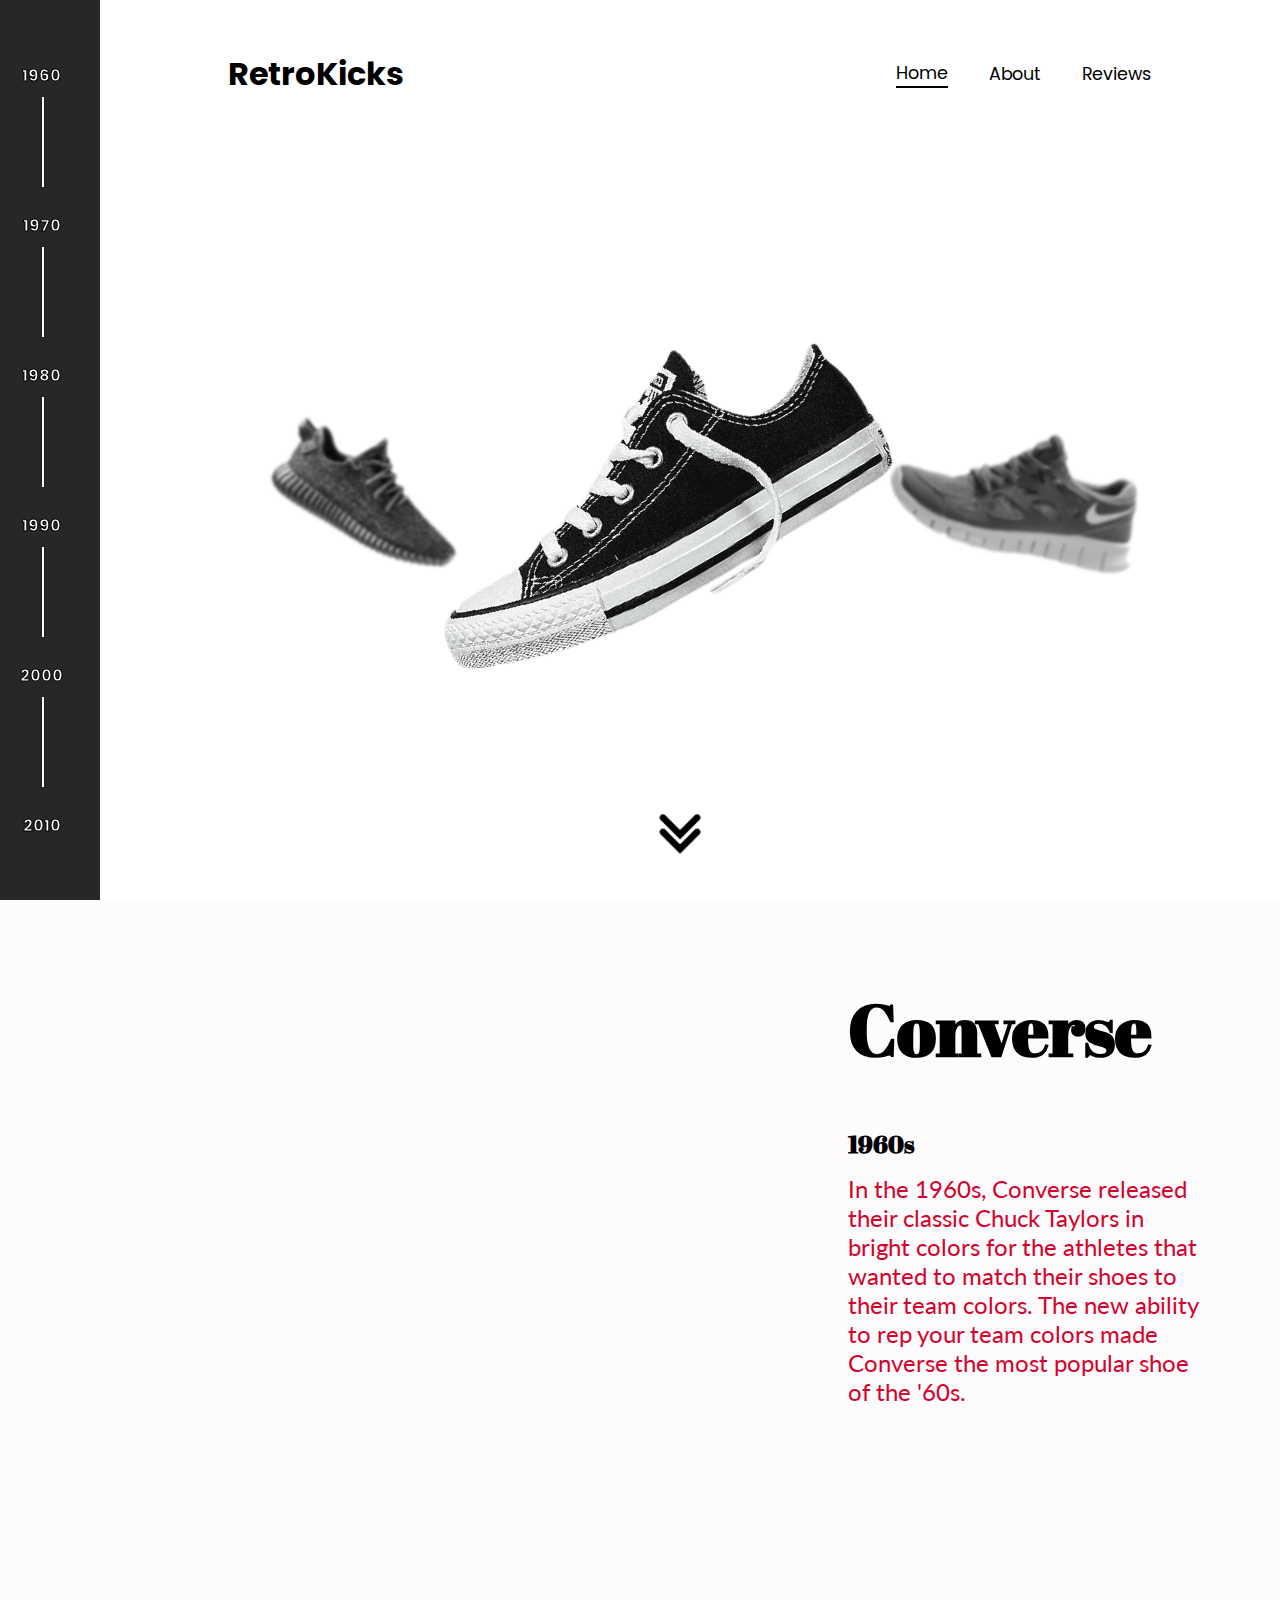
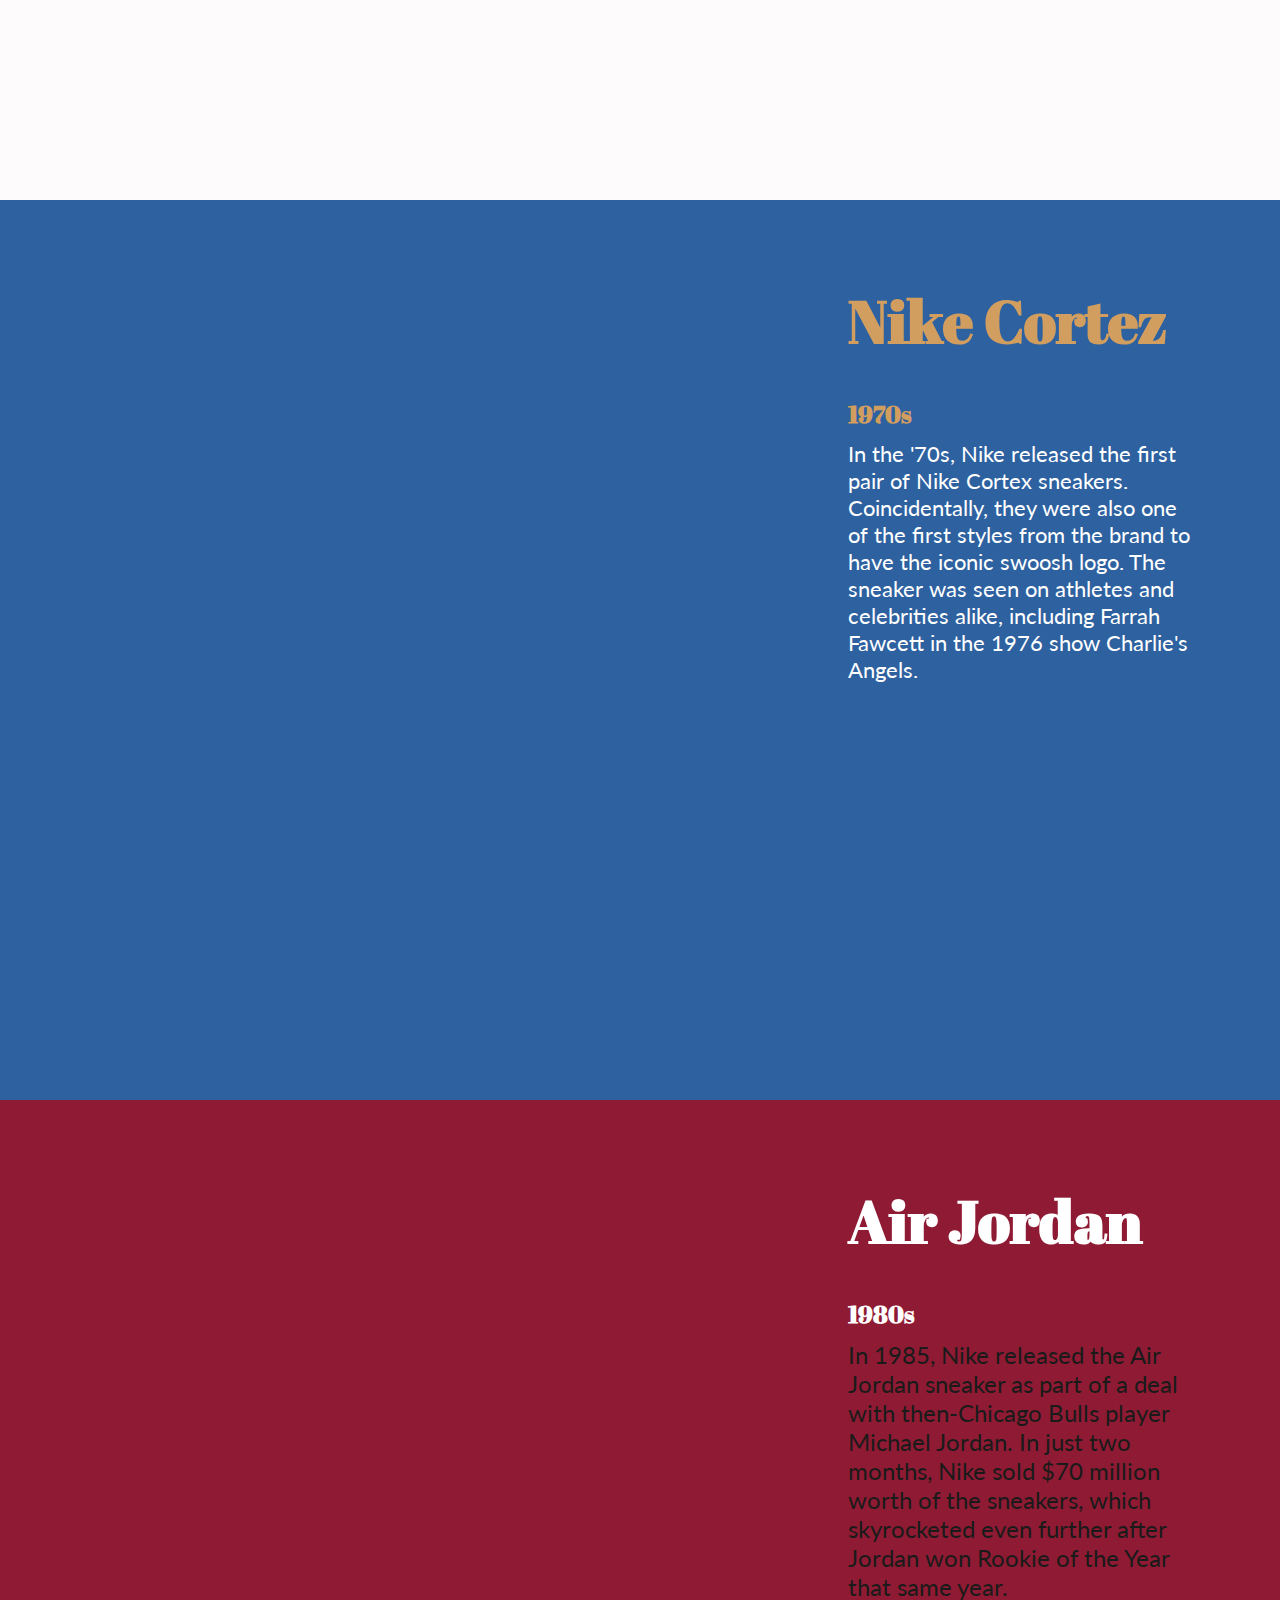
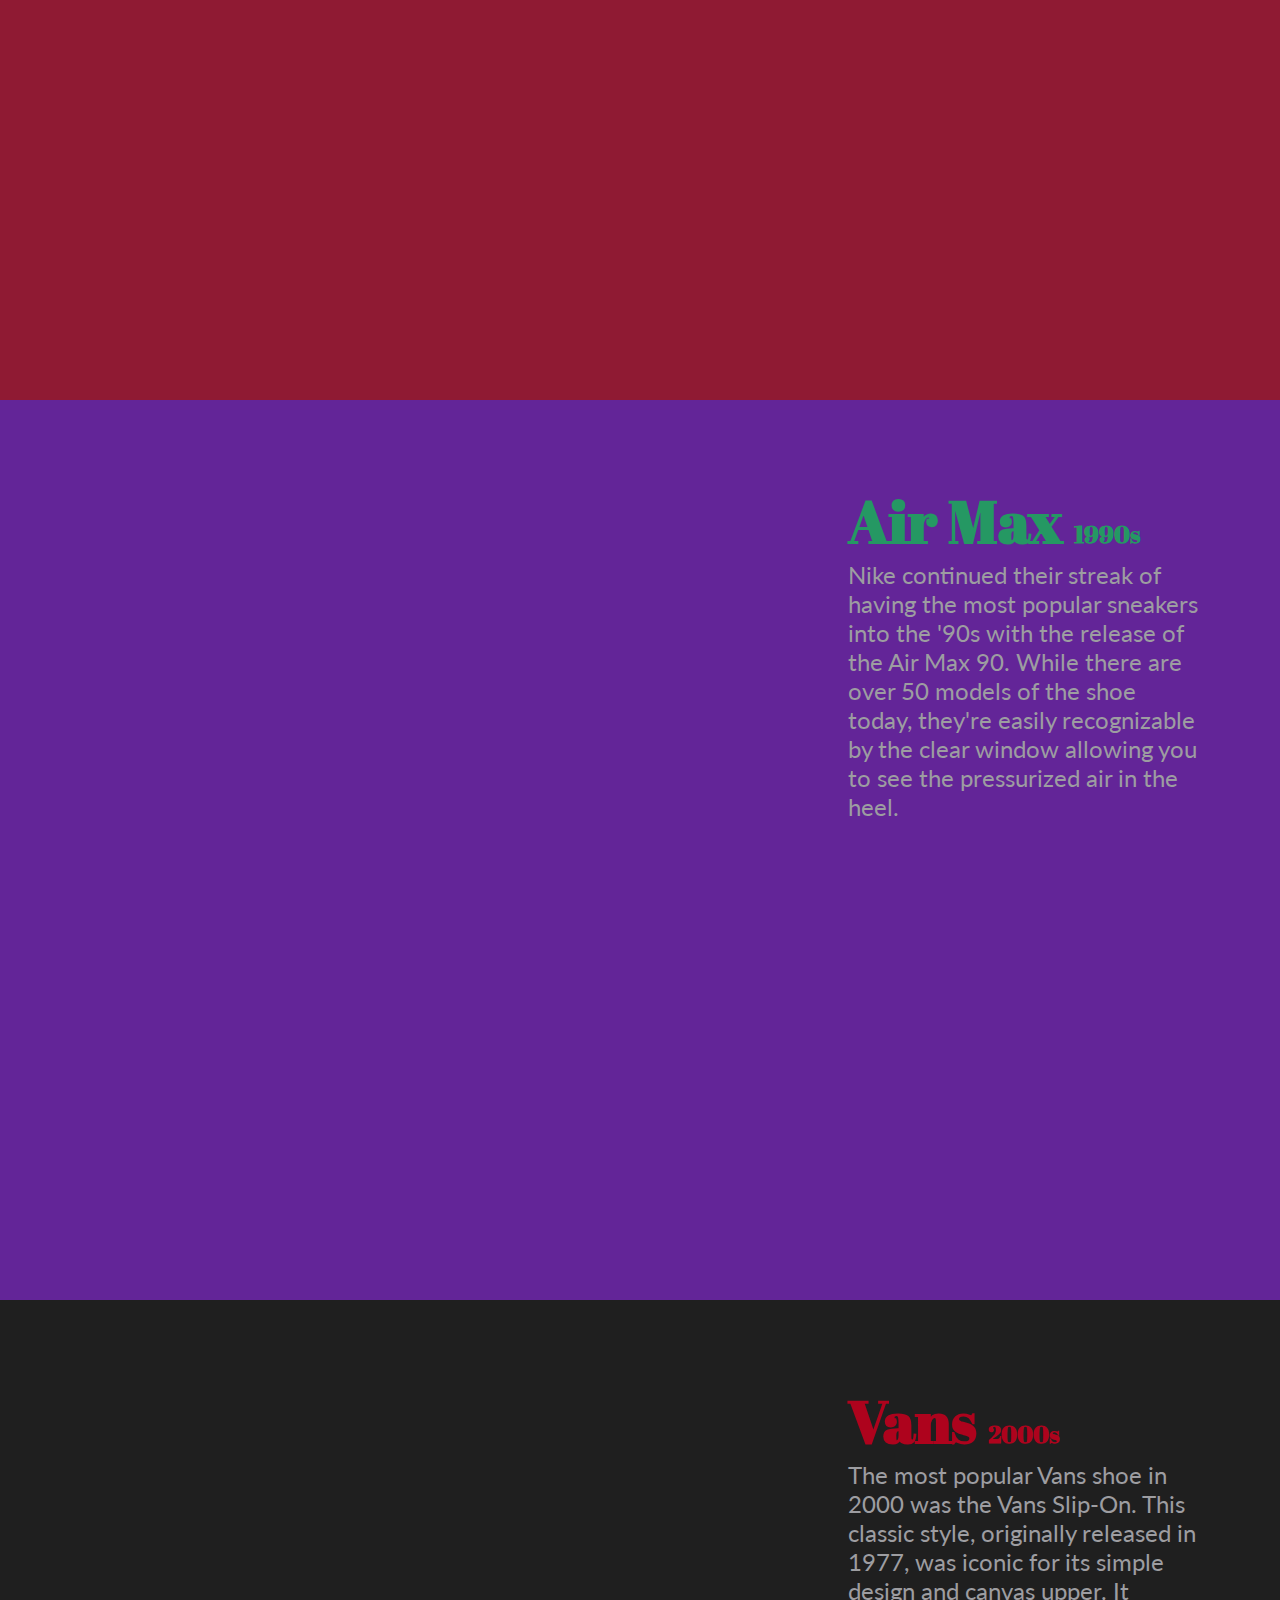
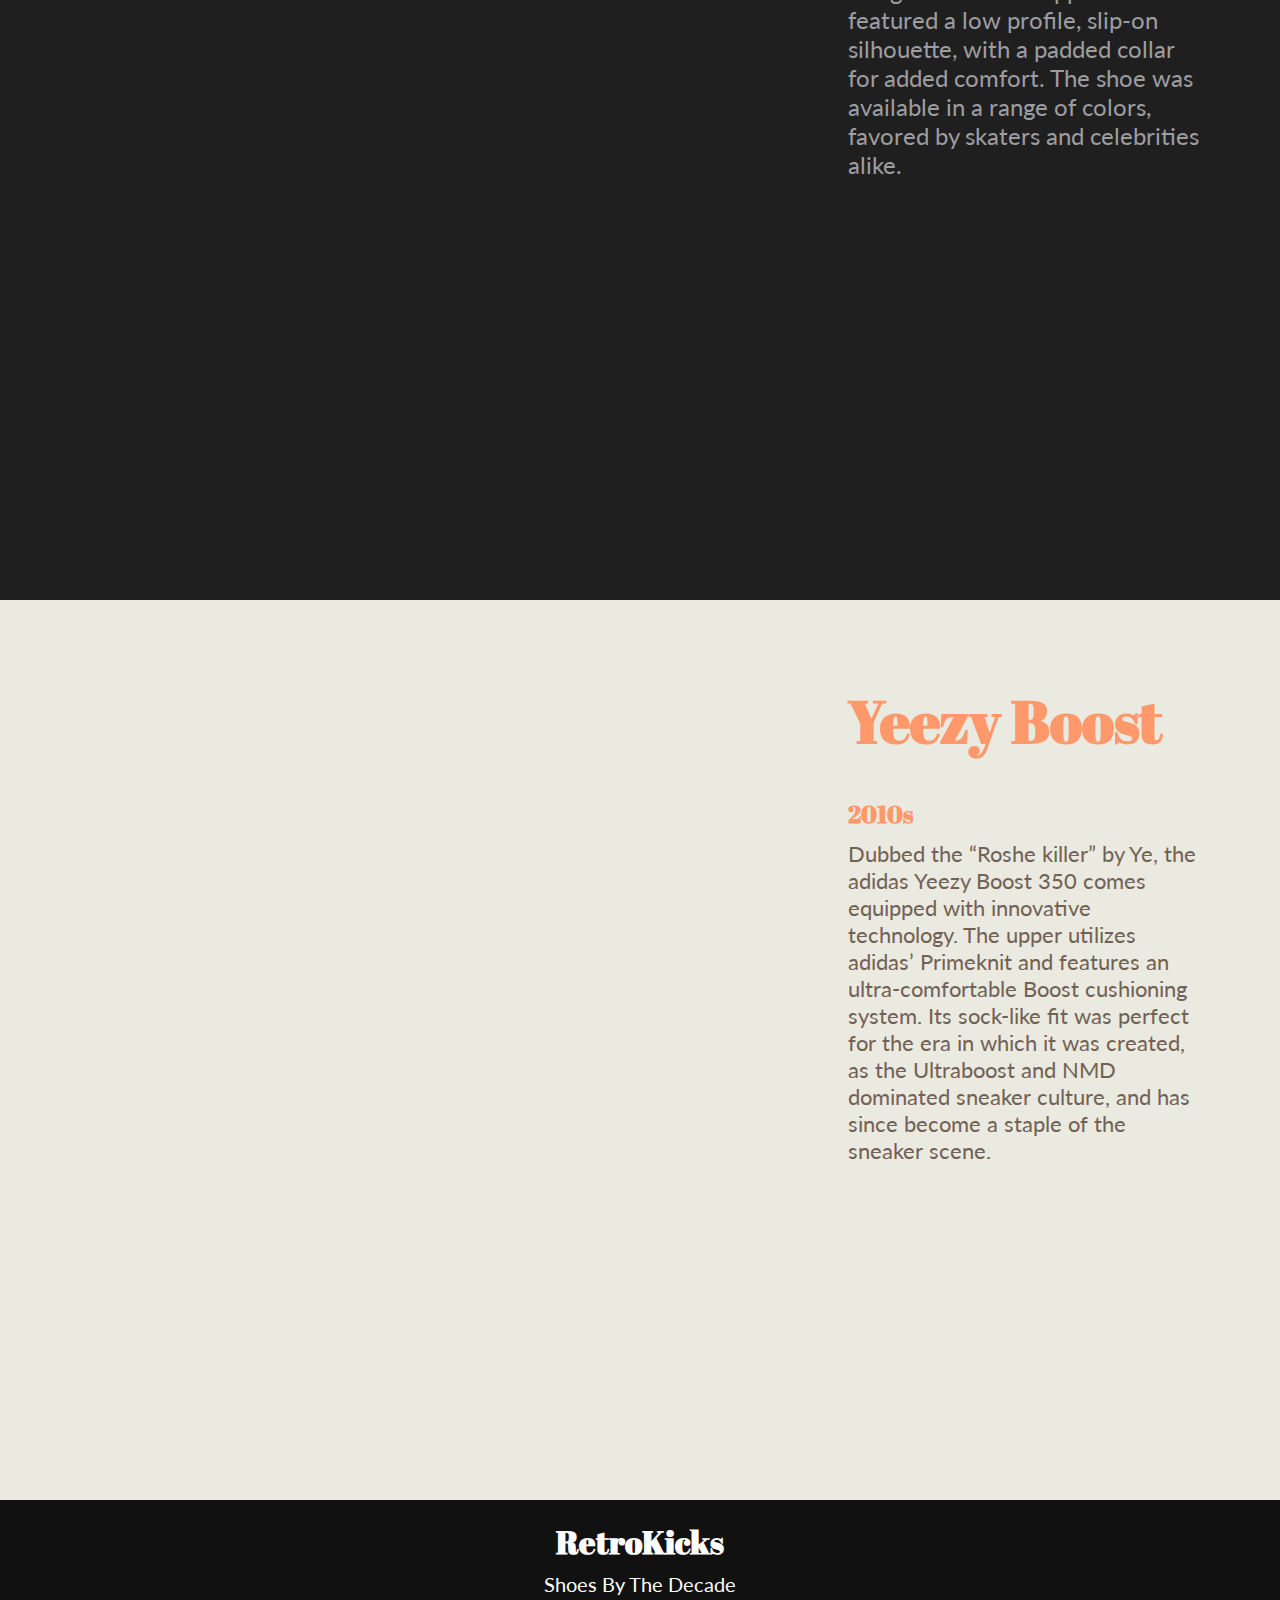
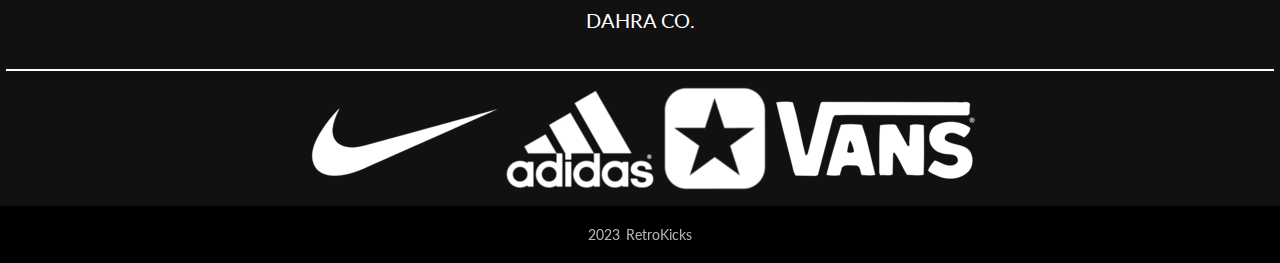
<file: index.html>
<!DOCTYPE html>
<html lang="en">

<head>
  <meta charset="UTF-8" />
  <meta name="viewport" content="width=device-width, initial-scale=1.0" />
  <link rel="apple-touch-icon" sizes="180x180" href="./Assets/favicon/apple-touch-icon.png">
  <link rel="icon" type="image/png" sizes="32x32" href="./Assets/favicon//favicon-32x32.png">
  <link rel="icon" type="image/png" sizes="16x16" href="./Assets/favicon//favicon-16x16.png">
  <link rel="manifest" href="/site.webmanifest">
  <link
    href=""
    rel="stylesheet">
  <link rel="stylesheet" href="./Styles/utilities.css" />
  <link rel="stylesheet" href="./Styles/header.css">
  <link rel="stylesheet" href="./Styles/index.css" />
  <link rel="stylesheet" href="./Styles/footer.css">
  <title>Retro Kicks</title>
</head>

<body>
  <div class="sidebar">
    <ul>
      <li><a href="#1960s">1960</a></li>
      <li><a href="#1970s">1970</a></li>
      <li><a href="#1980s">1980</a></li>
      <li><a href="#1990s">1990</a></li>
      <li><a href="#2000s">2000</a></li>
      <li><a href="#2010s">2010</a></li>
    </ul>
  </div>
  <!-- Header Section -->

  <section class="hero">
    <header>
      <h1 class="logo">RetroKicks</h1>
      <nav>
        <ul class="nav-list">
          <li class="active nav-item"><a href="index.html">Home</a></li>
          <li class="nav-item"><a href="AboutUs.html">About</a></li>
          <li class="nav-item"><a href="reviews.html">Reviews</a></li>
        </ul>
      </nav>
    </header>

    <main>
      <div class="shoes-wrapper">
        <div class=" front-layer">
          <img src="./Assets/converse.png">
        </div>
        <div class=" back-layer">
          <img src="./Assets/yeezy.png">
          <img src="./Assets/nike.png">
        </div>
      </div>

    </main>

    <img src="./Assets/mouse scroll down icon.png" alt="" class="scroll-down-img">
  </section>


  <!-- Main shoe parallax scroll section -->
  <section>
    <!-- Converse -->
    <div id="1960s" class="converse-container parallax-container">
      <div class="shoe-description-container converse-description">
        <h1 class="converse-description-header">
          Converse
          <span class="shoe-description-decade converse-description-decade">1960s</span>
        </h1>

        <p class="converse-description-paragraph">
          In the 1960s, Converse released their classic Chuck Taylors in
          bright colors for the athletes that wanted to match their shoes to
          their team colors. The new ability to rep your team colors made
          Converse the most popular shoe of the '60s.
        </p>
      </div>
    </div>

    <!-- Nike Cortez -->
    <div id="1970s" class="nike-cortez-container parallax-container">
      <div class="shoe-description-container nike-description">
        <h1 class="nike-description-header">
          Nike Cortez
          <span class="shoe-description-decade nike-description-decade">1970s</span>
        </h1>

        <p class="nike-description-paragraph">
          In the '70s, Nike released the first pair of Nike Cortex sneakers.
          Coincidentally, they were also one of the first styles from the
          brand to have the iconic swoosh logo. The sneaker was seen on
          athletes and celebrities alike, including Farrah Fawcett in the 1976
          show Charlie's Angels.
        </p>
      </div>
    </div>

    <!-- Air Jordans -->
    <div id="1980s" class="parallax-container air-jordan-container">
      <div class="shoe-description-container">
        <h1 class="shoe-description-header air-jordan-description-header">
          Air Jordan
          <span class="shoe-description-decade air-jordan-description-decade">1980s</span>
        </h1>
        <p class="shoe-description-paragraph air-jordan-description-paragraph">
          In 1985, Nike released the Air Jordan sneaker as part of a deal with
          then-Chicago Bulls player Michael Jordan. In just two months, Nike
          sold $70 million worth of the sneakers, which skyrocketed even
          further after Jordan won Rookie of the Year that same year.
        </p>
      </div>
    </div>

    <!-- Air Max -->
    <div id="1990s" class="parallax-container air-max-container">
      <div class="shoe-description-container">
        <h1 class="shoe-description-header air-max-description-header">
          Air Max
          <span class="shoe-description-decade air-max-description-decade">1990s</span>
        </h1>
        <p class="shoe-description-paragraph air-max-description-paragraph">
          Nike continued their streak of having the most popular sneakers into
          the '90s with the release of the Air Max 90. While there are over 50
          models of the shoe today, they're easily recognizable by the clear
          window allowing you to see the pressurized air in the heel.
        </p>
      </div>
    </div>

    <!-- Vans -->
    <div id="2000s" class="parallax-container vans-container">
      <div class="shoe-description-container">
        <h1 class="shoe-description-header vans-description-header">
          Vans
          <span class="shoe-description-decade vans-description-decade">2000s</span>
        </h1>
        <p class="shoe-description-paragraph vans-description-paragraph">
          The most popular Vans shoe in 2000 was the Vans Slip-On. This
          classic style, originally released in 1977, was iconic for its
          simple design and canvas upper. It featured a low profile, slip-on
          silhouette, with a padded collar for added comfort. The shoe was
          available in a range of colors, favored by skaters and celebrities
          alike.
        </p>
      </div>
    </div>

    <!-- Yeezies -->
    <div id="2010s" class="parallax-container yeezies-container">
      <div class="shoe-description-container">
        <h1 class="shoe-description-header yeezies-description-header">
          Yeezy Boost
          <span class="shoe-description-decade yeezies-description-decade">2010s</span>
        </h1>
        <p class="shoe-description-paragraph yeezies-description-paragraph">
          Dubbed the “Roshe killer” by Ye, the adidas Yeezy Boost 350 comes
          equipped with innovative technology. The upper utilizes adidas’
          Primeknit and features an ultra-comfortable Boost cushioning system.
          Its sock-like fit was perfect for the era in which it was created,
          as the Ultraboost and NMD dominated sneaker culture, and has since
          become a staple of the sneaker scene.
        </p>
      </div>
    </div>
  </section>
    <footer>
      <div class="footer-content">
          <h1>RetroKicks</h1>
          <p>Shoes By The Decade</p>
          <p>DAHRA CO.</p>
          <ul class="socials">
              <li><a href="#"><i class="bx bxl-meta"></i></a></li>
              <li><a href="#"><i class="bx bxl-instagram"></i></a></li>
              <li><a href="#"><i class="bx bxl-twitter"></i></a></li>
          </ul>
      </div>
      <div class="hr-line"></div>

      <div class="footer-text">
          <div class="picture-lower">
              <img src="/Assets\nike logo.png" alt="Nike Logo">
          </div>
          <div class="picture-lower">
              <img src="/Assets\adidas logo.png" alt="Addidas Logo">
          </div>
          <div class="picture">
              <img src="/Assets\converse logo.png" alt="Converse Logo" href="#">
          </div>
          <div class="picture-lower">
            <img src="/Assets\vans-logo.png" alt="Vans Logo" href="#">
        </div>
      </div>
      <div class="footer-content-container">
          
      </div>
      <div class="footer-bottom">
          <p>2023 RetroKicks</p>
      </div>
  </footer>
</body>

</html>
</file>
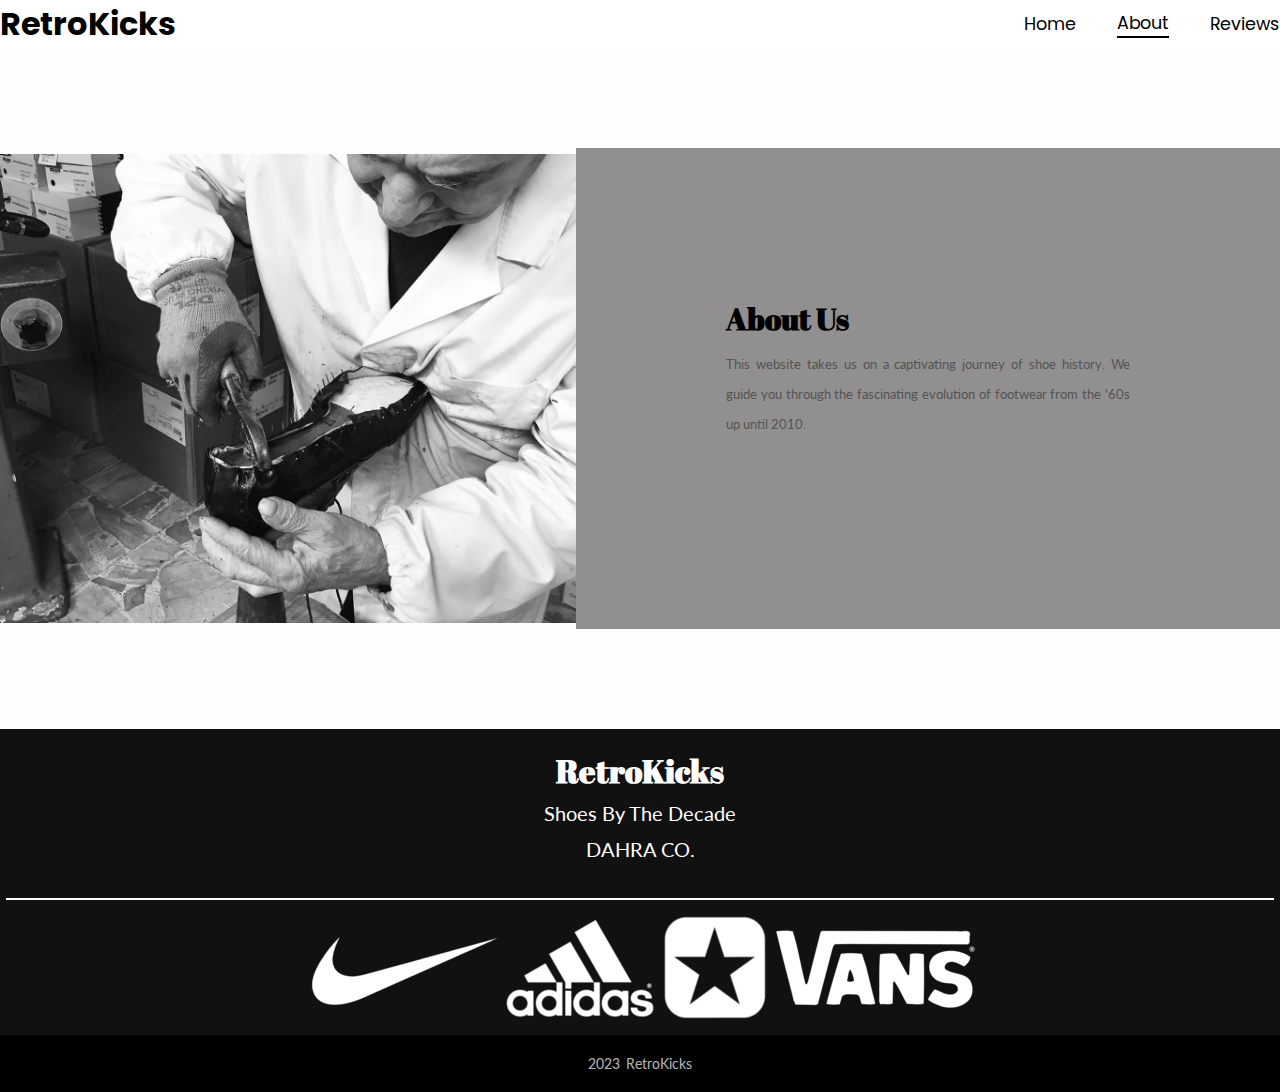
<file: about.html>
<!DOCTYPE html>
<html lang="en">
  <head>
    <meta charset="UTF-8" />
    <meta http-equiv="X-UA-Compatible" content="IE=edge" />
    <meta name="viewport" content="width=device-width, initial-scale=1.0" />
    <link
      rel="apple-touch-icon"
      sizes="180x180"
      href="./Assets/favicon/apple-touch-icon.png"
    />
    <link
      rel="icon"
      type="image/png"
      sizes="32x32"
      href="./Assets/favicon//favicon-32x32.png"
    />
    <link
      rel="icon"
      type="image/png"
      sizes="16x16"
      href="./Assets/favicon//favicon-16x16.png"
    />
    <link rel="stylesheet" href="./Styles/utilities.css" />
    <link rel="stylesheet" href="./Styles/header.css" />
    <link rel="stylesheet" href="./Styles/index.css" />
    <link rel="stylesheet" href="./Styles/footer.css" />
    <link rel="stylesheet" href="./Styles/AboutUs.css" />
    <link rel="manifest" href="/site.webmanifest" />
    <title>About Us</title>
  </head>
  <body>
    <section>
      <header>
        <h1 class="logo">RetroKicks</h1>
        <nav>
          <ul class="nav-list">
            <li class="nav-item"><a href="index.html">Home</a></li>
            <li class="active nav-item"><a href="AboutUs.html">About</a></li>
            <li class="nav-item"><a href="review.html">Reviews</a></li>
          </ul>
        </nav>
      </header>
    </section>
    <!-- About us -->
    <div class="about-section">
      <div class="inner-container">
        <h1>About Us</h1>
        <p class="text">
          This website takes us on a captivating journey of shoe history. We
          guide you through the fascinating evolution of footwear from the '60s
          up until 2010.
        </p>
      </div>
    </div>

    <!-- Footer -->
    <footer>
      <div class="footer-content">
        <h1>RetroKicks</h1>
        <p>Shoes By The Decade</p>
        <p>DAHRA CO.</p>
        <ul class="socials">
          <li>
            <a href="#"><i class="bx bxl-meta"></i></a>
          </li>
          <li>
            <a href="#"><i class="bx bxl-instagram"></i></a>
          </li>
          <li>
            <a href="#"><i class="bx bxl-twitter"></i></a>
          </li>
        </ul>
      </div>
      <div class="hr-line"></div>

      <div class="footer-text">
        <div class="picture-lower">
          <img src="/Assets\nike logo.png" alt="Nike Logo" />
        </div>
        <div class="picture-lower">
          <img src="/Assets\adidas logo.png" alt="Addidas Logo" />
        </div>
        <div class="picture">
          <img src="/Assets\converse logo.png" alt="Converse Logo" href="#" />
        </div>
        <div class="picture-lower">
          <img src="/Assets\vans-logo.png" alt="Vans Logo" href="#" />
        </div>
      </div>
      <div class="footer-content-container"></div>
      <div class="footer-bottom">
        <p>2023 RetroKicks</p>
      </div>
    </footer>
  </body>
</html>
</file>
<file: Styles/header.css>
/* Hero Section */
.hero {
  opacity: 1;
  width: 100vw;
  height: 100vh;
  border-left: 100px solid #272727;
  padding: 50px 10%;
}

/* Header */

header {
  display: flex;
  align-items: center;
  justify-content: space-between;
}

/* nav bar */
.logo {
  font-family: "Poppins", Arial;
  font-weight: bold;
}

.nav-list {
  display: flex;
  align-items: center;
  justify-content: space-between;
  width: 20vw;
  height: 5vh;
  font-family: "Poppins", Arial, Helvetica, sans-serif;
  list-style: none;
  font-weight: 400;
}

.active {
  border-bottom: 2px solid;
}

.nav-item {
  position: relative;
  font-size: 1.1rem;
  transition: all 0.25s ease-in-out;
  user-select: none;
}

.nav-item:not(.active)::before {
  content: "";
  position: absolute;
  left: 0;
  bottom: 0;
  width: 0;
  height: 2px;
  transition: all 0.25s ease-in-out;

  background-color: tomato;
}

.nav-item:not(.active):hover {
  cursor: pointer;
  transform: scale(1.1);
}

.nav-item:hover:not(.active)::before {
  width: 100%;
}

/* Main Header section */

main {
  display: flex;
  align-items: center;
  justify-content: center;
  padding: 15vh 0;
  height: 90vh;
}

.shoes-wrapper {
  position: relative;
  display: flex;
  align-items: center;
  justify-content: center;
  width: 100%;
  height: 100%;
}

.front-layer {
  transform: translate(-20%, -20%) scaleX(-1) rotate(30deg);
  z-index: 2;
}

.front-layer img {
  width: 40vw;
}

.back-layer {
  position: absolute;
  display: flex;
  align-items: center;
  justify-content: space-between;
  filter: blur(1.5px);
  left: 50%;
  transform: translateX(-50%);
  width: 100%;
  z-index: -1;
}

.back-layer img {
  width: 20vw;
  filter: saturate(0);
}

.back-layer img:nth-child(1) {
  transform: scaleX(-1) rotate(30deg);
}

.back-layer img:nth-child(2) {
  transform: rotate(40deg);
}

.scroll-down-img {
  position: absolute;
  left: 50%;
  width: 80px;
  bottom: 5vh;
  animation: hop 1s ease-in-out infinite alternate;
}

@keyframes hop {
  from {
    transform: translate(-50%, 0);
  }
  to {
    transform: translate(-50%, -15px);
  }
}
</file>
<file: Styles/index.css>
/* Sidebar Styles */

.sidebar{
  height: 100vh;
  position: fixed;
  padding: 0 20px;
}

.sidebar ul{
  display: flex;
  align-items: center;
  justify-content: space-around;
  flex-direction: column;
  height: 100%;
  list-style: none;
}

.sidebar li{
  position: relative;
}

/* Adding lines after each list item except for the last one */
.sidebar li:not(li:last-of-type)::after{
  content: '';
  position: absolute;
  height: 10vh;
  width: 2px;
  background-color: white;
  box-shadow: 0px 0px 2px rgba(0,0,0,1);
  left: 50%;
  bottom: -11vh;
  
}

.sidebar li a{
  font-family: 'Poppins', Arial, Helvetica, sans-serif;
  font-weight: bold;
  color: white;
  -webkit-text-stroke: 1px black;
  transition: all 0.25s ease-in-out
}

.sidebar li a:hover{
  color: lightblue
}

/* Main Shoe Section */

/* Converse Styles */
.converse-container {
  background-color: #fdfbfc;
  background-image: url("../Assets/Converse.webp");
}

.converse-description-header {
  color: black;
  font-size: 4.5rem;
}

.converse-description-decade {
  color: black;
  font-size: 1.5rem;
}

.converse-description-paragraph {
  font-size: 1.5rem;
  color: #d2042d;
}

/* Nike Styles */
.nike-cortez-container {
  background-color: #2e61a0;
  background-image: url("../Assets/nike-cortez.jpg");
}

.nike-description-header {
  color: #d19e5f;
  font-size: 3.7rem;
}

.nike-description-decade {
  color: #d19e5f;
  font-size: 1.5rem;
}

.nike-description-paragraph {
  font-size: 1.4rem;
  color: white;
}

/* Nike Air Jordans Styles */

.air-jordan-container {
  background-image: url("../Assets/Air-Jordan-retro.png");
  background-color: #8f1a33;
}

.air-jordan-description-header {
  font-size: 3.7rem;
  color: white;
}

.air-jordan-description-decade {
  font-size: 1.5rem;
}

.air-jordan-description-paragraph {
  font-size: 1.5rem;
  color: #1a1a1a;
}

/* Nike Air Max Styles */

.air-max-container {
  background-image: url("../Assets/Air-max.png");
  background-color: #632598;
}

.air-max-description-header {
  font-size: 3.7rem;
  color: #259863;
}

.air-max-description-decade {
  font-size: 1.5rem;
}

.air-max-description-paragraph {
  font-size: 1.5rem;
  color: #9d9da1;
}

/* Vans Styles */

.vans-container {
  background-image: url("../Assets/Vans.png");
  background-color: #1f1f1f;
}

.vans-description-header {
  font-size: 3.7rem;
  color: #ae031d;
}

.vans-description-decade {
  font-size: 1.5rem;
}

.vans-description-paragraph {
  font-size: 1.5rem;
  color: #9d9da1;
}

/* Yeezies Styles */

.yeezies-container {
  background-image: url("../Assets/yeezies.png");
  background-color: #ebeae0;
}

.yeezies-description-header {
  font-size: 3.7rem;
  color: #ff996b;
}

.yeezies-description-decade {
  font-size: 1.5rem;
}

.yeezies-description-paragraph {
  font-size: 1.4rem;
  color: #726256;
}
</file>
<file: Styles/footer.css>
@import url("https://fonts.googleapis.com/css2?family=Abril+Fatface&family=Lato&display=swap");
footer {
    background: #111;
    color: #fff;
    display: flex;
    flex-direction: column;
    align-items: center;
    padding-top: 20px;
    
}

.hr-line {
    width: 99%;
    border: 0.15vw solid #fff;
    margin: 2px 0;
}
.footer-text {
    display: flex;
}
h1 {
    font-family: 'Abril Fatface', serif;
}

p {
    font-family: 'Lato', sans-serif;
}

.footer-content {
    text-align: center;
}

.footer-content h3 {
    font-size: 1.9rem;
    font-weight: 450;
    text-transform: capitalize;
    line-height: 1;
}

.footer-content p {
    max-width: 500px;
    margin: 6px auto;
    font-size: 20px;
    line-height: 30px;
}

.socials {
    list-style: none;
    display: flex;
    align-items: center;
    justify-content: center;
    margin: 1rem 0;
}

.socials li {
    margin: 0 10px;
}

.socials a {
    text-decoration: none;
    color: #fff;
}

.socials a i {
    font-size: 1.8rem;
}

.socials a:hover {
    color: tomato;
}

.footer-bottom {
    background: #000;
    width: 100vw;
    padding: 20px 0;
    text-align: center;
}

.footer-bottom p {
    font-size: 14px;
    word-spacing: 2px;
    text-transform: capitalize;
    opacity: 0.7;
}

.footer-bottom span {
    text-transform: uppercase;
    opacity: 0.4;
    font-weight: 200;
}

.picture .picture-lower{
    flex: 33.33%;
    max-width: 100%;
    height: auto;
    background-color: #111;
    
    
}

.picture-lower{
    display: flex;
    flex-direction: column;
    justify-content: center;
}
</file>
<file: Styles/AboutUs.css>
@import url("https://fonts.googleapis.com/css2?family=Abril+Fatface&family=Lato&display=swap");

.about-section{
    background: url('../Assets/ShoeMaker.jpg') no-repeat left;
    background-size: 55%;
    background-color: #fdfdfd;
    overflow: hidden;
    padding: 100px 0;
}

.inner-container{
    width:55%;
    float:right;
    background-color: #918f8f;
    padding: 150px;
}

.inner-container h1{
    margin-bottom: 10px;
    font-size: 30px;
    font-weight: 900;
}

h1{
    font-family: 'Abril Fatface';
}

.text{
   font-size: 13px;
   color: #545454;
   line-height: 30px;
   text-align: justify;
   margin-bottom: 40px;
}
</file>
<file: Styles/utilities.css>
/* Font Import */

@import url(https://fonts.googleapis.com/css2?family=Abril+Fatface&family=Lato&family=Poppins:wght@400;700&display=swap);

/* CSS Reset */

* {
  margin: 0;
  padding: 0;
  box-sizing: border-box;
}

html {
  scroll-behavior: smooth;
}

body {
  overflow-x: hidden;
}

a {
  text-decoration: none;
  color: black;
}

/* Parallax Utilities */

.parallax-container {
  width: 100%;
  height: 100vh;
  display: flex;
  flex-direction: row;
  justify-content: flex-end;
  background-size: 70%;
  background-repeat: no-repeat;
  background-position: bottom;
  background-attachment: fixed;
}

/* Main shoe page utilities */

.shoe-description-container {
  width: 40%;
  display: flex;
  flex-direction: column;
  padding: 5rem;
}
</file>
